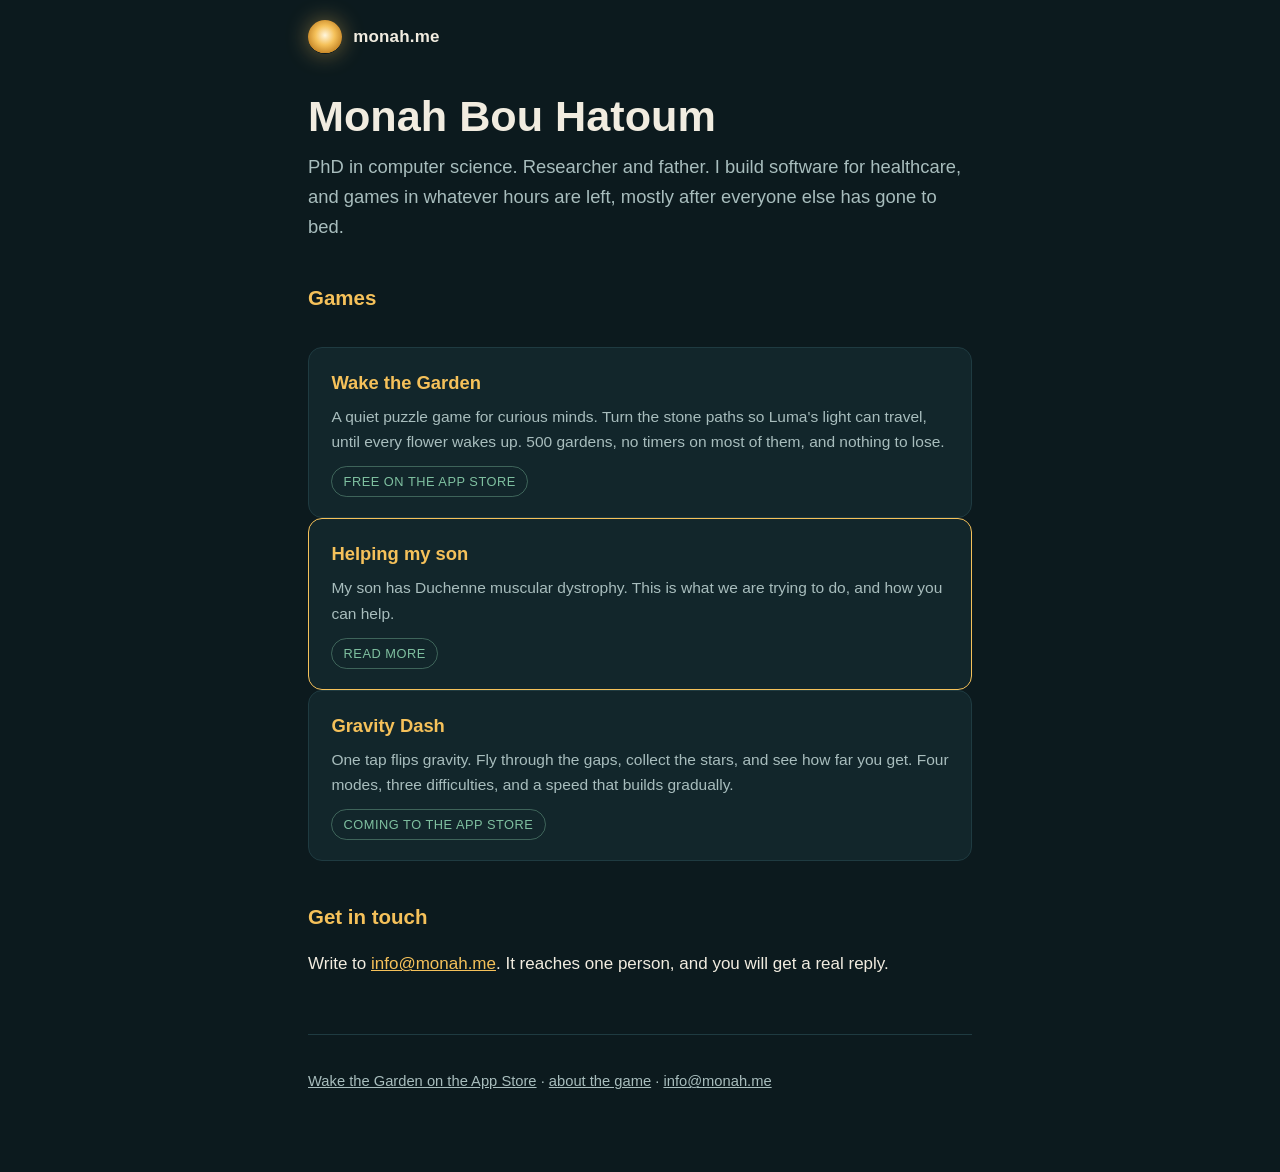
<file: index.html>
<!doctype html>
<html lang="en">
<head>
<meta charset="utf-8">
<meta name="viewport" content="width=device-width, initial-scale=1">
<title>Monah Bou Hatoum</title>
<meta name="description" content="PhD in computer science. Researcher, father, and a builder of healthcare software, with games in whatever hours are left.">
<link rel="stylesheet" href="style.css">
<style>
  .hero { padding-top: 1rem; }
  .games { display: grid; gap: 1rem; margin: 2rem 0 0; }
  .game {
    display: block; padding: 1.25rem 1.4rem; border-radius: 14px;
    background: var(--night-soft); border: 1px solid var(--edge);
    text-decoration: none; color: var(--cream); transition: border-color .15s, transform .15s;
  }
  .game:hover { border-color: var(--gold); transform: translateY(-2px); }
  .game h3 { margin: 0 0 .35rem; color: var(--gold); font-size: 1.15rem; }
  .game p { margin: 0; color: var(--muted); font-size: .97rem; }
  .game .status {
    display: inline-block; margin-top: .7rem; font-size: .8rem; letter-spacing: .04em;
    text-transform: uppercase; color: var(--leaf); border: 1px solid rgba(127,192,160,.4);
    border-radius: 999px; padding: .25rem .7rem;
  }
</style>
</head>
<body>
<header class="site"><span class="mark"></span><a href="./">monah.me</a></header>

<div class="wrap hero">
  <h1>Monah Bou Hatoum</h1>
  <p class="lede">PhD in computer science. Researcher and father. I build software for healthcare, and games in whatever hours are left, mostly after everyone else has gone to bed.</p>

  <h2>Games</h2>
  <div class="games">
    <a class="game" href="https://apps.apple.com/app/id6804832901">
      <h3>Wake the Garden</h3>
      <p>A quiet puzzle game for curious minds. Turn the stone paths so Luma's light can travel, until every flower wakes up. 500 gardens, no timers on most of them, and nothing to lose.</p>
      <span class="status">Free on the App Store</span>
    </a>
  </div>

  <a class="game" href="help/" style="border-color:var(--gold)">
    <h3 style="color:var(--gold)">Helping my son</h3>
    <p>My son has Duchenne muscular dystrophy. This is what we are trying to do, and how you can help.</p>
    <span class="status">Read more</span>
  </a>

    <a class="game" href="gravitydash/">
      <h3>Gravity Dash</h3>
      <p>One tap flips gravity. Fly through the gaps, collect the stars, and see how far you get. Four modes, three difficulties, and a speed that builds gradually.</p>
      <span class="status">Coming to the App Store</span>
    </a>

  <h2>Get in touch</h2>
  <p>Write to <a href="mailto:info@monah.me">info@monah.me</a>. It reaches one person, and you will get a real reply.</p>

  <footer>
    <p><a href="https://apps.apple.com/app/id6804832901">Wake the Garden on the App Store</a> &middot; <a href="https://lumagarden.monah.me/">about the game</a> &middot; <a href="mailto:info@monah.me">info@monah.me</a></p>
  </footer>
</div>
</body>
</html>
</file>
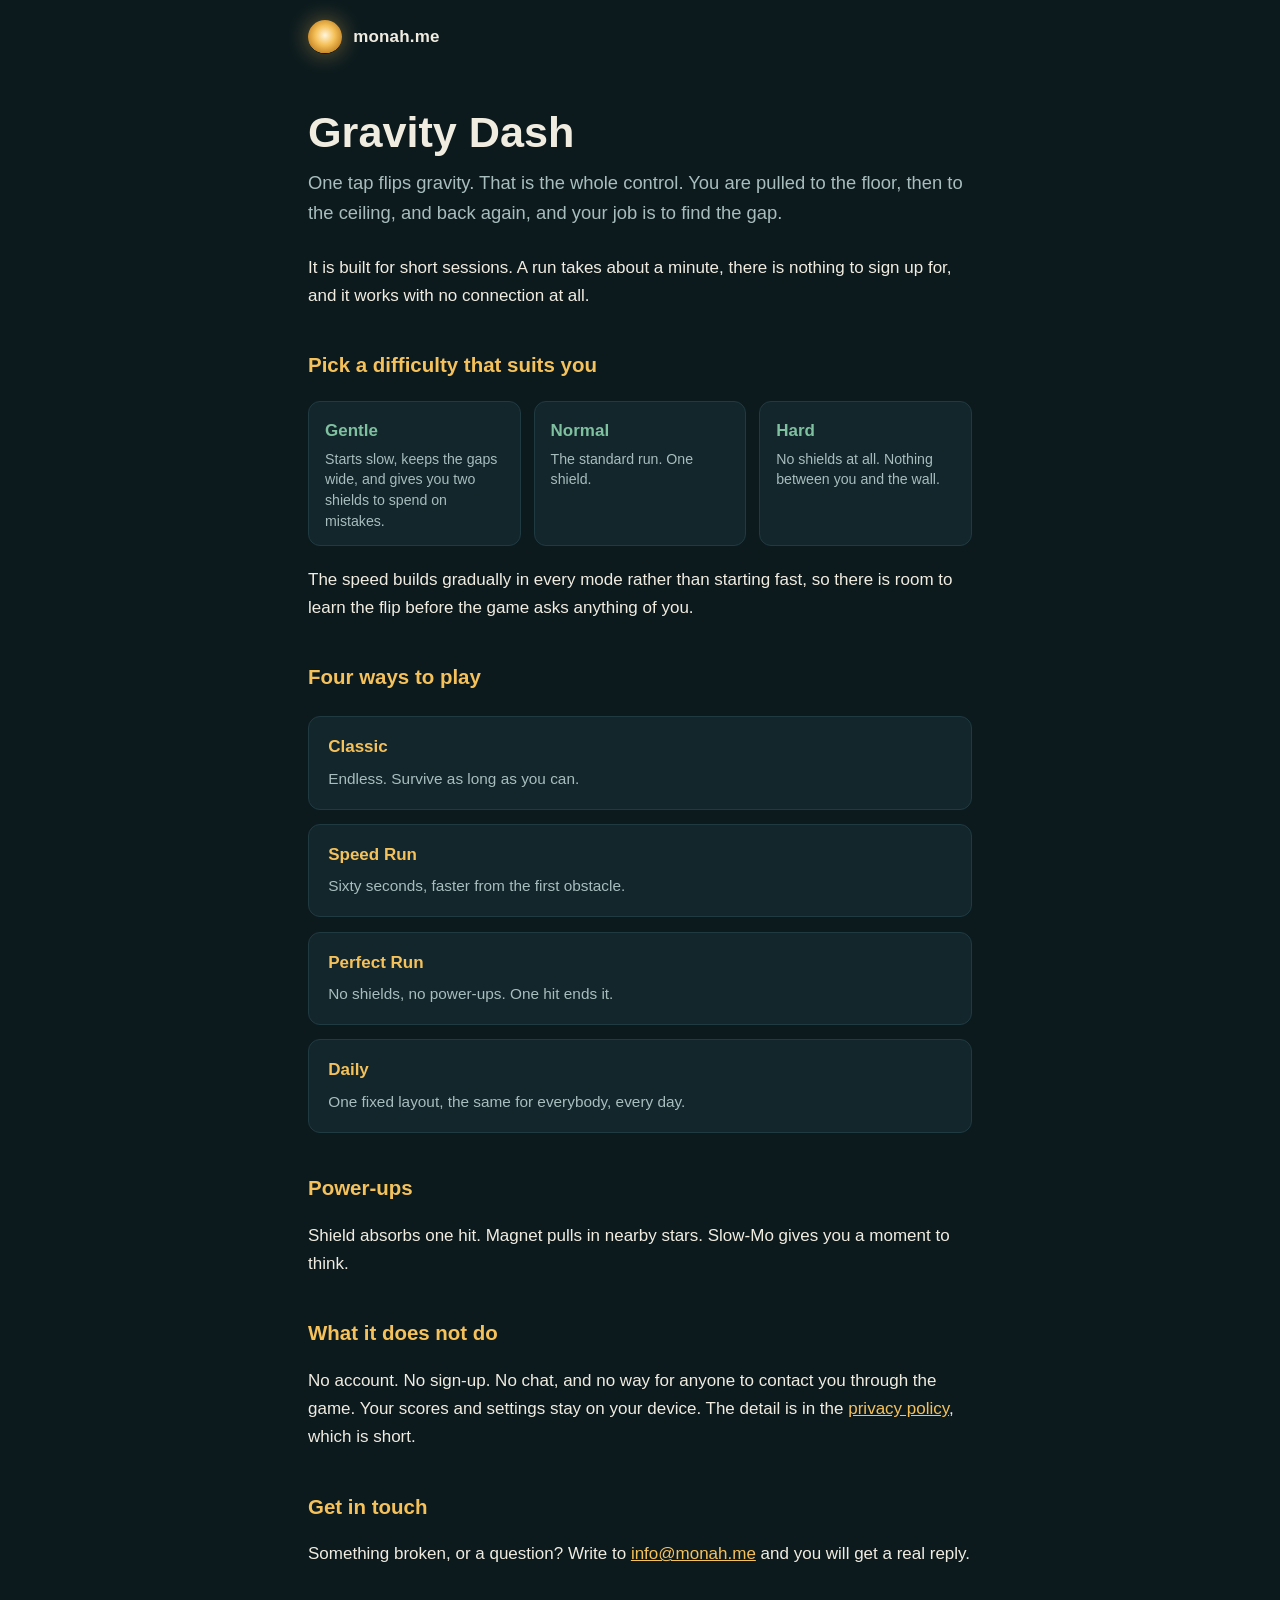
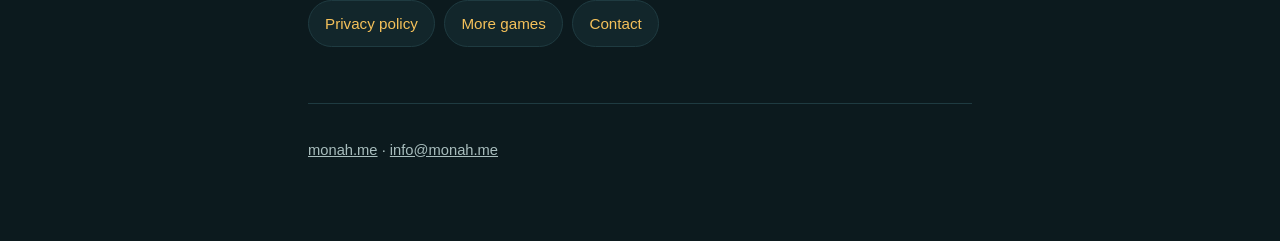
<file: gravitydash/index.html>
<!doctype html>
<html lang="en">
<head>
<meta charset="utf-8">
<meta name="viewport" content="width=device-width, initial-scale=1">
<title>Gravity Dash</title>
<meta name="description" content="One tap flips gravity. Fly through the gaps, collect the stars, and see how far you get.">
<meta property="og:title" content="Gravity Dash">
<meta property="og:description" content="One tap flips gravity. Four modes, three difficulties, and a speed that builds gradually.">
<link rel="stylesheet" href="../style.css">
<style>
  .modes { display: grid; gap: .9rem; margin: 1.4rem 0; }
  .mode { padding: 1rem 1.2rem; border-radius: 12px; background: var(--night-soft); border: 1px solid var(--edge); }
  .mode b { color: var(--gold); display: block; margin-bottom: .2rem; }
  .mode span { color: var(--muted); font-size: .96rem; }
  .diff { display: grid; grid-template-columns: repeat(auto-fit, minmax(160px, 1fr)); gap: .8rem; margin: 1.2rem 0; }
  .diff div { padding: .9rem 1rem; border-radius: 12px; border: 1px solid var(--edge); background: var(--night-soft); }
  .diff b { color: var(--leaf); }
  .diff small { display: block; color: var(--muted); margin-top: .25rem; line-height: 1.45; }
</style>
</head>
<body>
<header class="site"><span class="mark"></span><a href="../">monah.me</a></header>

<div class="wrap">
  <h1>Gravity Dash</h1>
  <p class="lede">One tap flips gravity. That is the whole control. You are pulled to the floor, then to the ceiling, and back again, and your job is to find the gap.</p>

  <p>It is built for short sessions. A run takes about a minute, there is nothing to sign up for, and it works with no connection at all.</p>

  <h2>Pick a difficulty that suits you</h2>
  <div class="diff">
    <div><b>Gentle</b><small>Starts slow, keeps the gaps wide, and gives you two shields to spend on mistakes.</small></div>
    <div><b>Normal</b><small>The standard run. One shield.</small></div>
    <div><b>Hard</b><small>No shields at all. Nothing between you and the wall.</small></div>
  </div>
  <p>The speed builds gradually in every mode rather than starting fast, so there is room to learn the flip before the game asks anything of you.</p>

  <h2>Four ways to play</h2>
  <div class="modes">
    <div class="mode"><b>Classic</b><span>Endless. Survive as long as you can.</span></div>
    <div class="mode"><b>Speed Run</b><span>Sixty seconds, faster from the first obstacle.</span></div>
    <div class="mode"><b>Perfect Run</b><span>No shields, no power-ups. One hit ends it.</span></div>
    <div class="mode"><b>Daily</b><span>One fixed layout, the same for everybody, every day.</span></div>
  </div>

  <h2>Power-ups</h2>
  <p>Shield absorbs one hit. Magnet pulls in nearby stars. Slow-Mo gives you a moment to think.</p>

  <h2>What it does not do</h2>
  <p>No account. No sign-up. No chat, and no way for anyone to contact you through the game. Your scores and settings stay on your device. The detail is in the <a href="privacy.html">privacy policy</a>, which is short.</p>

  <h2>Get in touch</h2>
  <p>Something broken, or a question? Write to <a href="mailto:info@monah.me">info@monah.me</a> and you will get a real reply.</p>

  <ul class="nav">
    <li><a href="privacy.html">Privacy policy</a></li>
    <li><a href="../">More games</a></li>
    <li><a href="mailto:info@monah.me">Contact</a></li>
  </ul>
  <footer><p><a href="../">monah.me</a> &middot; <a href="mailto:info@monah.me">info@monah.me</a></p></footer>
</div>
</body>
</html>
</file>
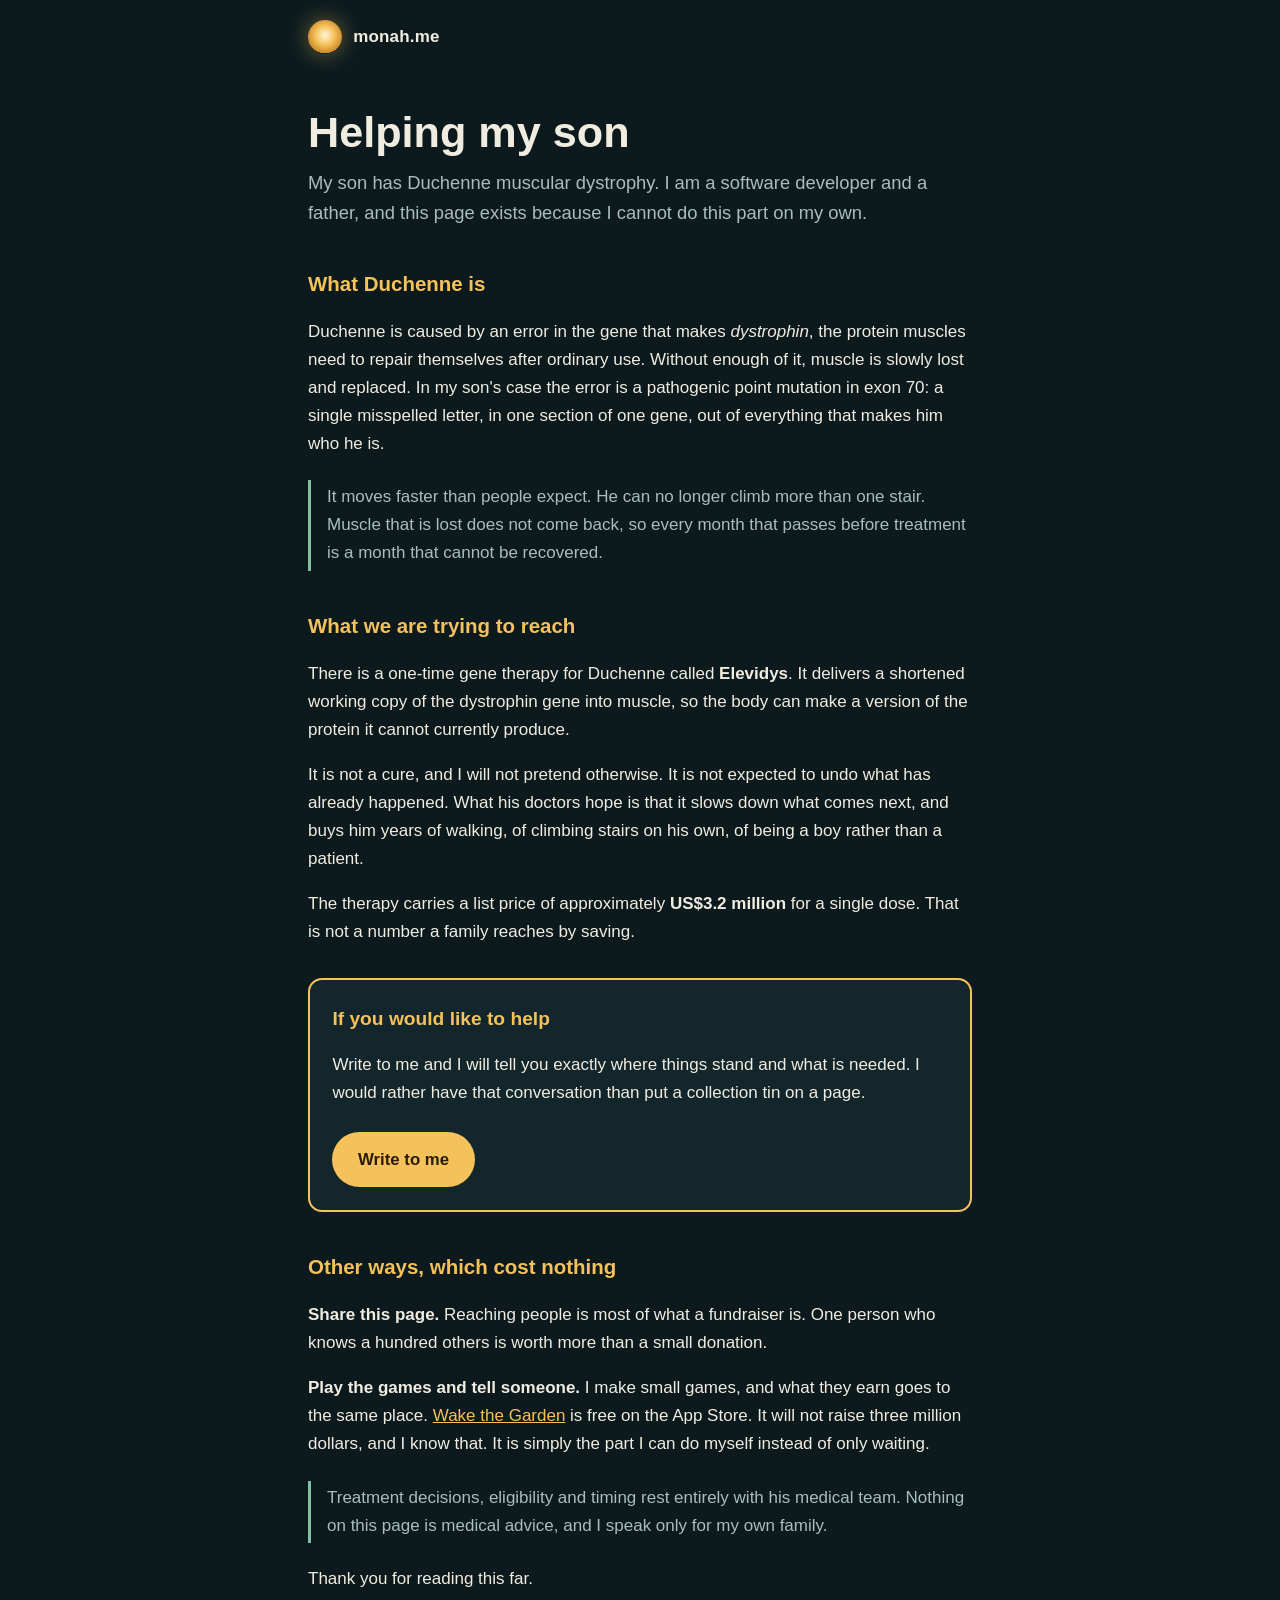
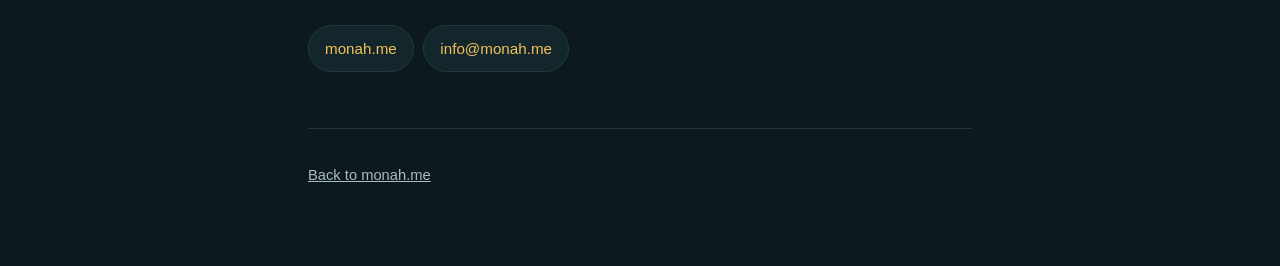
<file: help/index.html>
<!doctype html>
<html lang="en">
<head>
<meta charset="utf-8">
<meta name="viewport" content="width=device-width, initial-scale=1">
<title>Helping my son</title>
<meta name="description" content="My son has Duchenne muscular dystrophy. This is what we are trying to do, and how you can help.">
<meta property="og:title" content="Helping my son">
<meta property="og:description" content="My son has Duchenne muscular dystrophy. This is what we are trying to do, and how you can help.">
<link rel="stylesheet" href="../style.css">
<style>
  .give { background: var(--night-soft); border: 2px solid var(--gold); border-radius: 14px; padding: 1.4rem; margin: 2rem 0; }
  .give h3 { margin: 0 0 .6rem; color: var(--gold); font-size: 1.2rem; }
  .give a.button {
    display: inline-block; margin-top: .5rem; padding: .85rem 1.6rem; border-radius: 999px;
    background: var(--gold); color: #2a1c05; font-weight: 800; text-decoration: none; font-size: 1.05rem;
  }
  .fact { border-left: 3px solid var(--leaf); padding: .2rem 0 .2rem 1rem; margin: 1.4rem 0; color: var(--muted); }
</style>
</head>
<body>
<header class="site"><span class="mark"></span><a href="../">monah.me</a></header>

<div class="wrap">
  <h1>Helping my son</h1>
  <p class="lede">My son has Duchenne muscular dystrophy. I am a software developer and a father, and this page exists because I cannot do this part on my own.</p>

  <h2>What Duchenne is</h2>
  <p>Duchenne is caused by an error in the gene that makes <em>dystrophin</em>, the protein muscles need to repair themselves after ordinary use. Without enough of it, muscle is slowly lost and replaced. In my son's case the error is a pathogenic point mutation in exon 70: a single misspelled letter, in one section of one gene, out of everything that makes him who he is.</p>

  <p class="fact">It moves faster than people expect. He can no longer climb more than one stair. Muscle that is lost does not come back, so every month that passes before treatment is a month that cannot be recovered.</p>

  <h2>What we are trying to reach</h2>
  <p>There is a one-time gene therapy for Duchenne called <strong>Elevidys</strong>. It delivers a shortened working copy of the dystrophin gene into muscle, so the body can make a version of the protein it cannot currently produce.</p>
  <p>It is not a cure, and I will not pretend otherwise. It is not expected to undo what has already happened. What his doctors hope is that it slows down what comes next, and buys him years of walking, of climbing stairs on his own, of being a boy rather than a patient.</p>
  <p>The therapy carries a list price of approximately <strong>US$3.2 million</strong> for a single dose. That is not a number a family reaches by saving.</p>

  <div class="give">
    <h3>If you would like to help</h3>
    <p>Write to me and I will tell you exactly where things stand and what is needed. I would rather have that conversation than put a collection tin on a page.</p>
    <a class="button" href="mailto:info@monah.me?subject=Helping%20your%20son">Write to me</a>
  </div>

  <h2>Other ways, which cost nothing</h2>
  <p><strong>Share this page.</strong> Reaching people is most of what a fundraiser is. One person who knows a hundred others is worth more than a small donation.</p>
  <p><strong>Play the games and tell someone.</strong> I make small games, and what they earn goes to the same place. <a href="https://apps.apple.com/app/id6804832901">Wake the Garden</a> is free on the App Store. It will not raise three million dollars, and I know that. It is simply the part I can do myself instead of only waiting.</p>

  <p class="fact">Treatment decisions, eligibility and timing rest entirely with his medical team. Nothing on this page is medical advice, and I speak only for my own family.</p>

  <p>Thank you for reading this far.</p>

  <ul class="nav">
    <li><a href="../">monah.me</a></li>
    <li><a href="mailto:info@monah.me">info@monah.me</a></li>
  </ul>
  <footer><p><a href="../">Back to monah.me</a></p></footer>
</div>
</body>
</html>
</file>
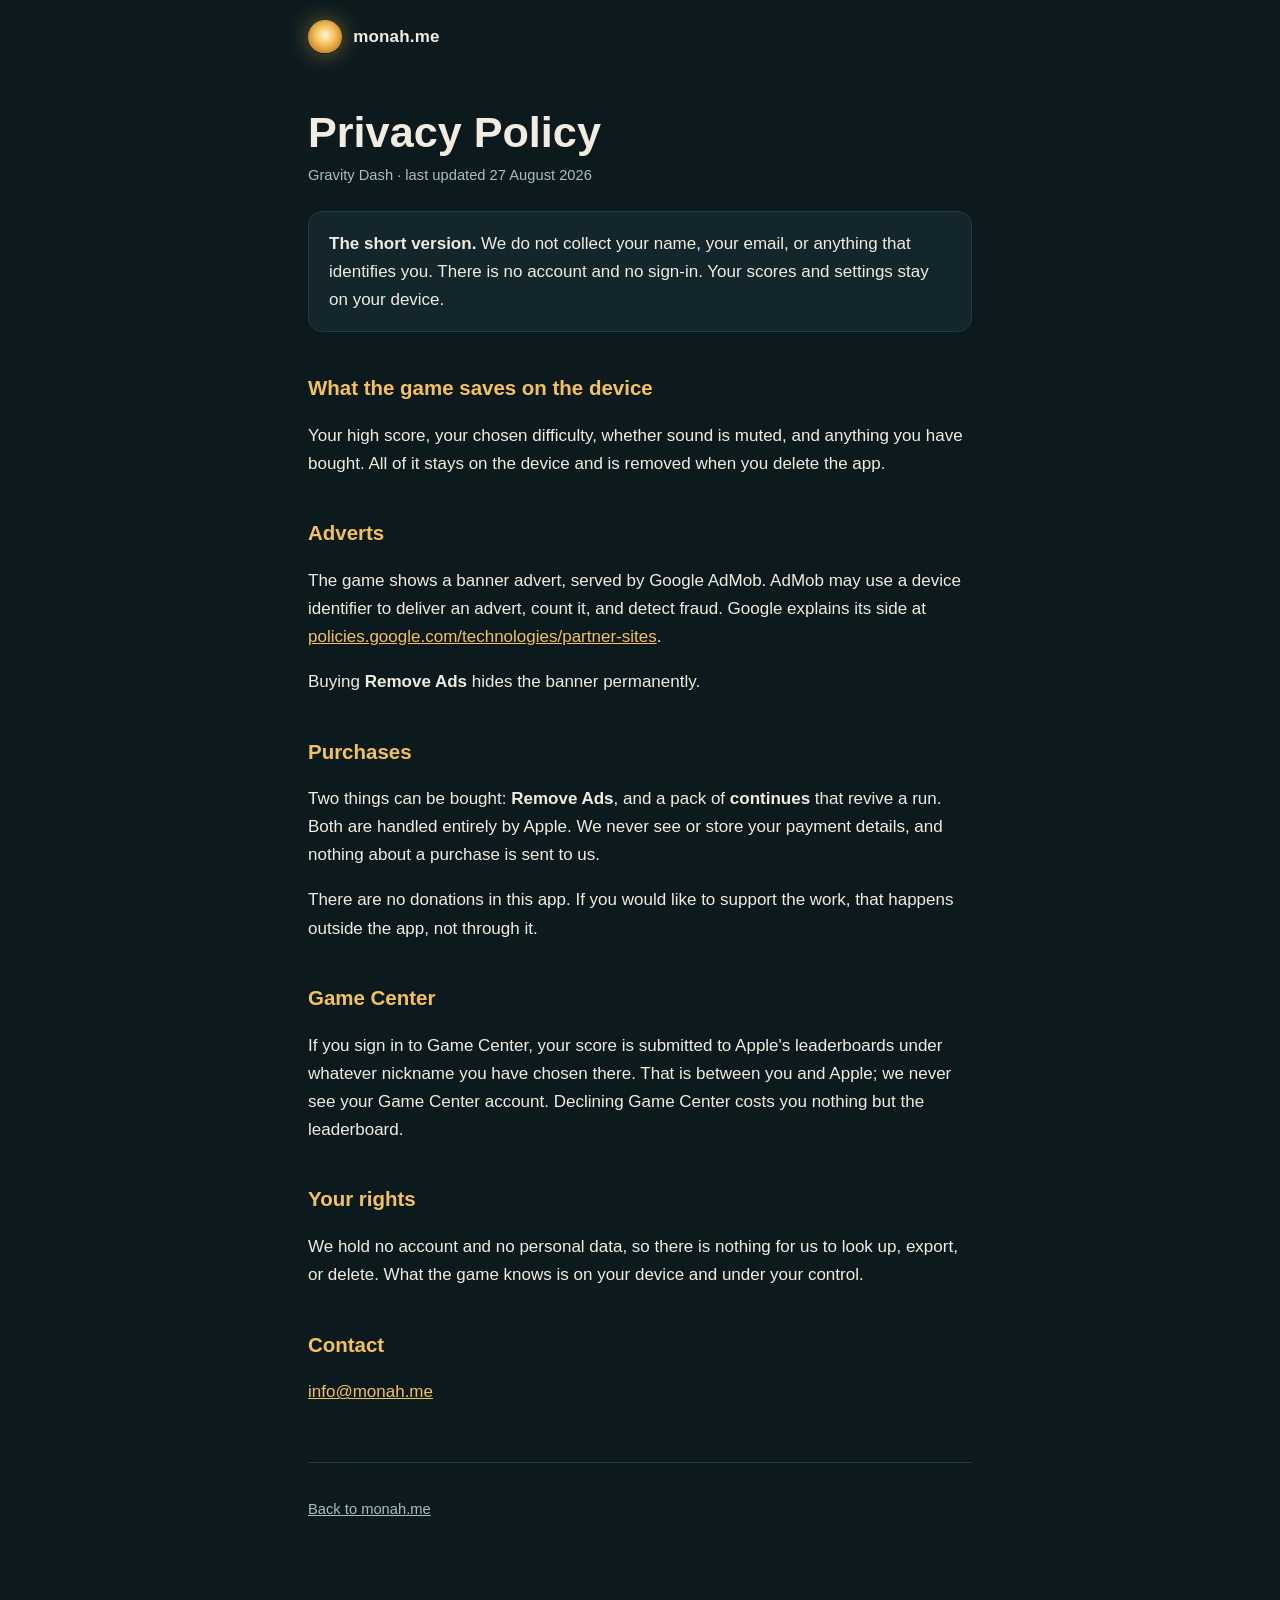
<file: gravitydash/privacy.html>
<!doctype html>
<html lang="en">
<head>
<meta charset="utf-8">
<meta name="viewport" content="width=device-width, initial-scale=1">
<title>Privacy Policy · Gravity Dash</title>
<link rel="stylesheet" href="../style.css">
</head>
<body>
<header class="site"><span class="mark"></span><a href="../">monah.me</a></header>
<div class="wrap">
  <h1>Privacy Policy</h1>
  <p class="updated">Gravity Dash &middot; last updated 27 August 2026</p>

  <div class="card">
    <p><strong>The short version.</strong> We do not collect your name, your email, or anything that identifies you. There is no account and no sign-in. Your scores and settings stay on your device.</p>
  </div>

  <h2>What the game saves on the device</h2>
  <p>Your high score, your chosen difficulty, whether sound is muted, and anything you have bought. All of it stays on the device and is removed when you delete the app.</p>

  <h2>Adverts</h2>
  <p>The game shows a banner advert, served by Google AdMob. AdMob may use a device identifier to deliver an advert, count it, and detect fraud. Google explains its side at <a href="https://policies.google.com/technologies/partner-sites">policies.google.com/technologies/partner-sites</a>.</p>
  <p>Buying <strong>Remove Ads</strong> hides the banner permanently.</p>

  <h2>Purchases</h2>
  <p>Two things can be bought: <strong>Remove Ads</strong>, and a pack of <strong>continues</strong> that revive a run. Both are handled entirely by Apple. We never see or store your payment details, and nothing about a purchase is sent to us.</p>
  <p>There are no donations in this app. If you would like to support the work, that happens outside the app, not through it.</p>

  <h2>Game Center</h2>
  <p>If you sign in to Game Center, your score is submitted to Apple's leaderboards under whatever nickname you have chosen there. That is between you and Apple; we never see your Game Center account. Declining Game Center costs you nothing but the leaderboard.</p>

  <h2>Your rights</h2>
  <p>We hold no account and no personal data, so there is nothing for us to look up, export, or delete. What the game knows is on your device and under your control.</p>

  <h2>Contact</h2>
  <p><a href="mailto:info@monah.me">info@monah.me</a></p>
  <footer><p><a href="../">Back to monah.me</a></p></footer>
</div>
</body>
</html>
</file>
<file: style.css>
/* Luma Garden - the public site.
   One stylesheet, no build step, no external requests: GitHub Pages serves
   these files exactly as they are. */

:root {
  --night: #0c1a1e;
  --night-soft: #12262b;
  --edge: #1f3b41;
  --cream: #f1ece0;
  --muted: #a8bdbd;
  --gold: #f5c15a;
  --leaf: #7fc0a0;
}

* { box-sizing: border-box; }

body {
  margin: 0;
  background: var(--night);
  color: var(--cream);
  font: 17px/1.65 -apple-system, BlinkMacSystemFont, "Segoe UI", Roboto, sans-serif;
  -webkit-text-size-adjust: 100%;
}

.wrap {
  max-width: 44rem;
  margin: 0 auto;
  padding: 2rem 1.25rem 4rem;
}

header.site {
  display: flex;
  align-items: center;
  gap: .7rem;
  padding: 1.25rem 1.25rem 0;
  max-width: 44rem;
  margin: 0 auto;
}

header.site .mark {
  width: 34px;
  height: 34px;
  border-radius: 50%;
  background: radial-gradient(circle at 50% 45%, #fff6dd 0%, var(--gold) 38%, #c98a2a 70%, transparent 72%);
  box-shadow: 0 0 22px rgba(245, 193, 90, .45);
  flex: none;
}

header.site a { color: var(--cream); text-decoration: none; font-weight: 600; letter-spacing: .01em; }

h1 { font-size: clamp(1.9rem, 6vw, 2.7rem); line-height: 1.15; margin: 1.4rem 0 .6rem; }
h2 { font-size: 1.28rem; margin: 2.4rem 0 .6rem; color: var(--gold); }
h3 { font-size: 1.05rem; margin: 1.6rem 0 .4rem; color: var(--leaf); }

.lede { font-size: 1.15rem; color: var(--muted); margin: 0 0 1.6rem; }

a { color: var(--gold); }
a:hover { color: #ffd88a; }

.card {
  background: var(--night-soft);
  border: 1px solid var(--edge);
  border-radius: 14px;
  padding: 1.1rem 1.25rem;
  margin: 1.5rem 0;
}

.card p:last-child { margin-bottom: 0; }
.card p:first-child { margin-top: 0; }

.nav {
  display: flex;
  flex-wrap: wrap;
  gap: .6rem;
  margin: 2rem 0 0;
  padding: 0;
  list-style: none;
}

.nav a {
  display: block;
  padding: .6rem 1rem;
  border: 1px solid var(--edge);
  border-radius: 999px;
  text-decoration: none;
  font-size: .95rem;
  background: var(--night-soft);
}

.nav a:hover { border-color: var(--gold); }

dl.facts { margin: 1.2rem 0; }
dl.facts dt { color: var(--leaf); font-weight: 600; margin-top: .9rem; }
dl.facts dd { margin: .15rem 0 0; color: var(--cream); }

.note {
  border-left: 3px solid var(--gold);
  padding: .1rem 0 .1rem 1rem;
  color: var(--muted);
  margin: 1.4rem 0;
}

footer {
  border-top: 1px solid var(--edge);
  margin-top: 3.5rem;
  padding-top: 1.2rem;
  color: var(--muted);
  font-size: .92rem;
}

footer a { color: var(--muted); }

.updated { color: var(--muted); font-size: .92rem; margin-top: -.3rem; }

@media (prefers-reduced-motion: no-preference) {
  header.site .mark { animation: glow 4.5s ease-in-out infinite; }
  @keyframes glow {
    0%, 100% { box-shadow: 0 0 18px rgba(245, 193, 90, .35); }
    50%      { box-shadow: 0 0 30px rgba(245, 193, 90, .6); }
  }
}
</file>
